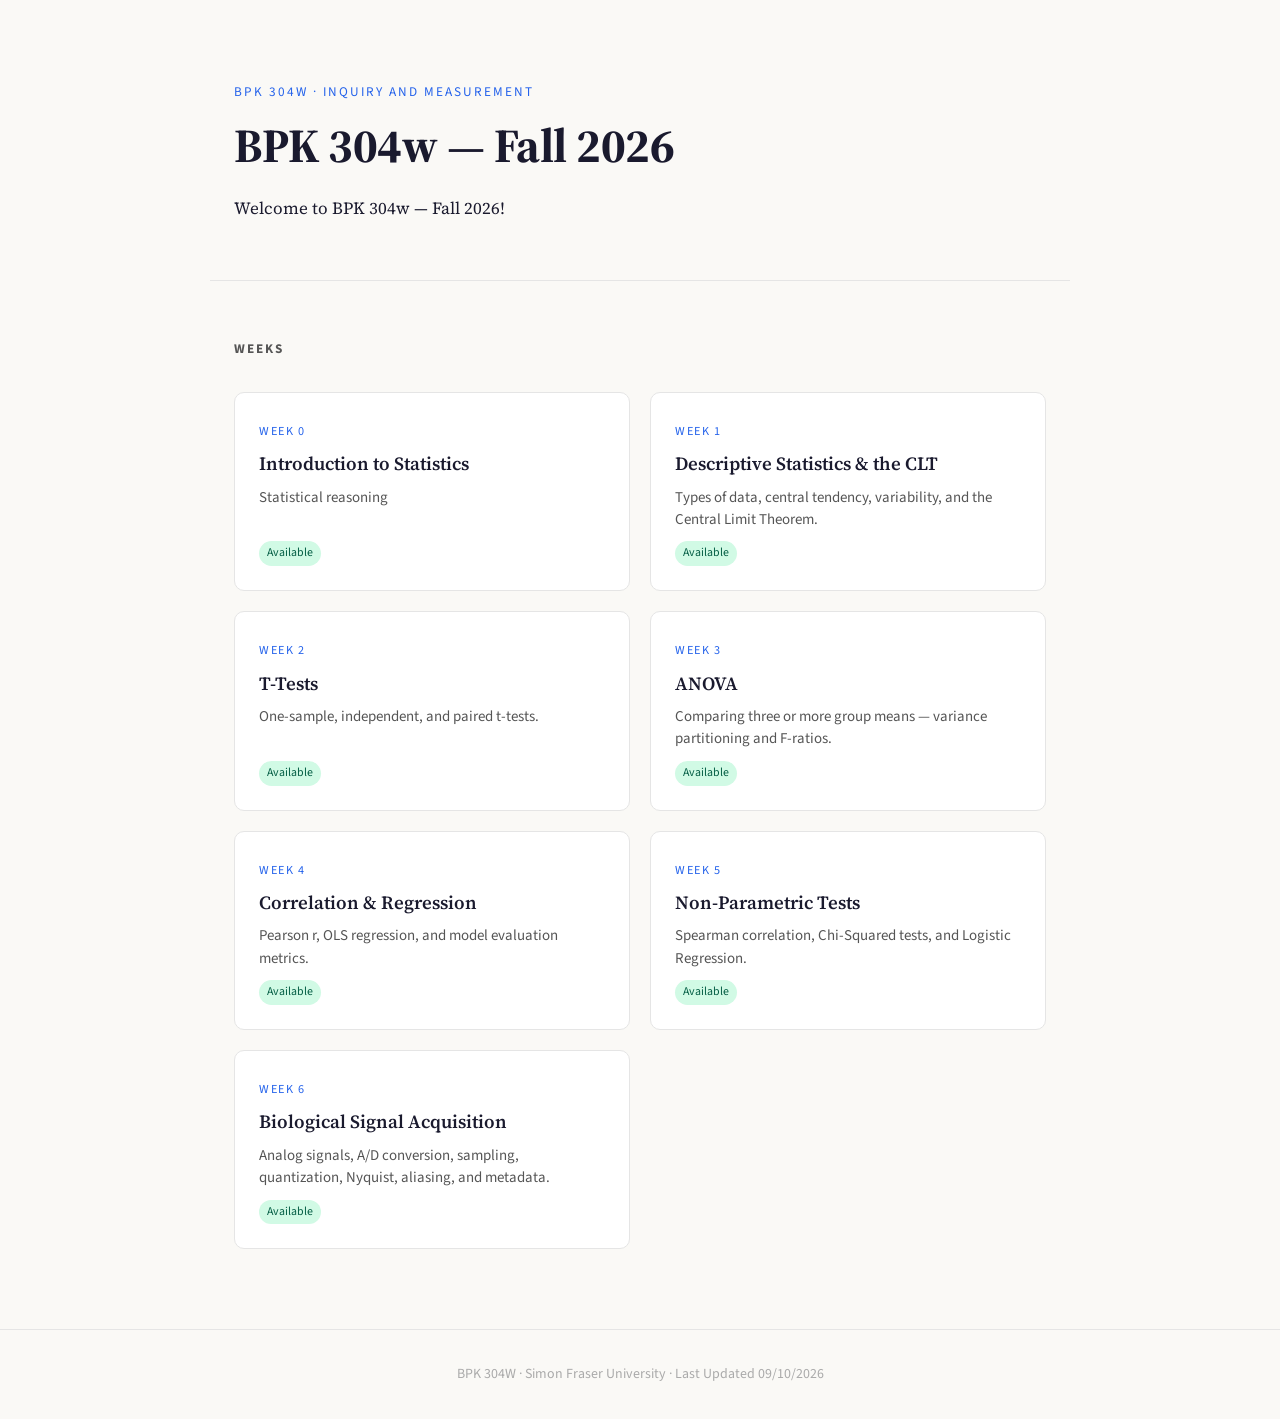
<file: index.html>
<!DOCTYPE html>
<html lang="en">
<head>
<meta charset="UTF-8">
<meta name="viewport" content="width=device-width, initial-scale=1.0">
<title>BPK 304w — Inquiry and Measurement</title>
<link rel="preconnect" href="https://fonts.googleapis.com">
<link href="https://fonts.googleapis.com/css2?family=Source+Serif+4:ital,opsz,wght@0,8..60,300;0,8..60,400;0,8..60,600;0,8..60,700;1,8..60,300;1,8..60,400&family=Source+Sans+3:ital,wght@0,300;0,400;0,600;0,700;1,400&display=swap" rel="stylesheet">
<link rel="stylesheet" href="css/base.css">
<link rel="stylesheet" href="css/home.css">
</head>
<body>

<div class="hero">
  <div class="course-tag">BPK 304w · Inquiry and Measurement</div>
  <h1>BPK 304w — Fall 2026</h1>
  <p>Welcome to BPK 304w — Fall 2026!</p>  
</div>

<div class="chapters">
  <h2>Weeks</h2>
  <div class="grid">

    <a class="card" href="chapters/introduction.html">
      <div class="card-num">Week 0</div>
      <h3>Introduction to Statistics</h3>
      <p>Statistical reasoning</p>
      <span class="badge ready">Available</span>
    </a>

    <a class="card" href="chapters/normal-distribution.html">
      <div class="card-num">Week 1</div>
      <h3>Descriptive Statistics &amp; the CLT</h3>
      <p>Types of data, central tendency, variability, and the Central Limit Theorem.</p>
      <span class="badge ready">Available</span>
    </a>

    <a class="card" href="chapters/t-tests.html">
      <div class="card-num">Week 2</div>
      <h3>T-Tests</h3>
      <p>One-sample, independent, and paired t-tests.</p>
      <span class="badge ready">Available</span>
    </a>

    <a class="card" href="chapters/anova.html">
      <div class="card-num">Week 3</div>
      <h3>ANOVA</h3>
      <p>Comparing three or more group means — variance partitioning and F-ratios.</p>
      <span class="badge ready">Available</span>
    </a>

    <a class="card" href="chapters/correlation_regression.html">
      <div class="card-num">Week 4</div>
      <h3>Correlation &amp; Regression</h3>
      <p>Pearson r, OLS regression, and model evaluation metrics.</p>
      <span class="badge ready">Available</span>
    </a>

    <a class="card" href="chapters/nonparametric.html">
      <div class="card-num">Week 5</div>
      <h3>Non-Parametric Tests</h3>
      <p>Spearman correlation, Chi-Squared tests, and Logistic Regression.</p>
      <span class="badge ready">Available</span>
    </a>

    <a class="card" href="chapters/signal-processing.html">
      <div class="card-num">Week 6</div>
      <h3>Biological Signal Acquisition</h3>
      <p>Analog signals, A/D conversion, sampling, quantization, Nyquist, aliasing, and metadata.</p>
      <span class="badge ready">Available</span>
    </a>
  </div>
</div>

<footer>BPK 304W · Simon Fraser University · Last Updated 09/10/2026</footer>

</body>
</html>
</file>
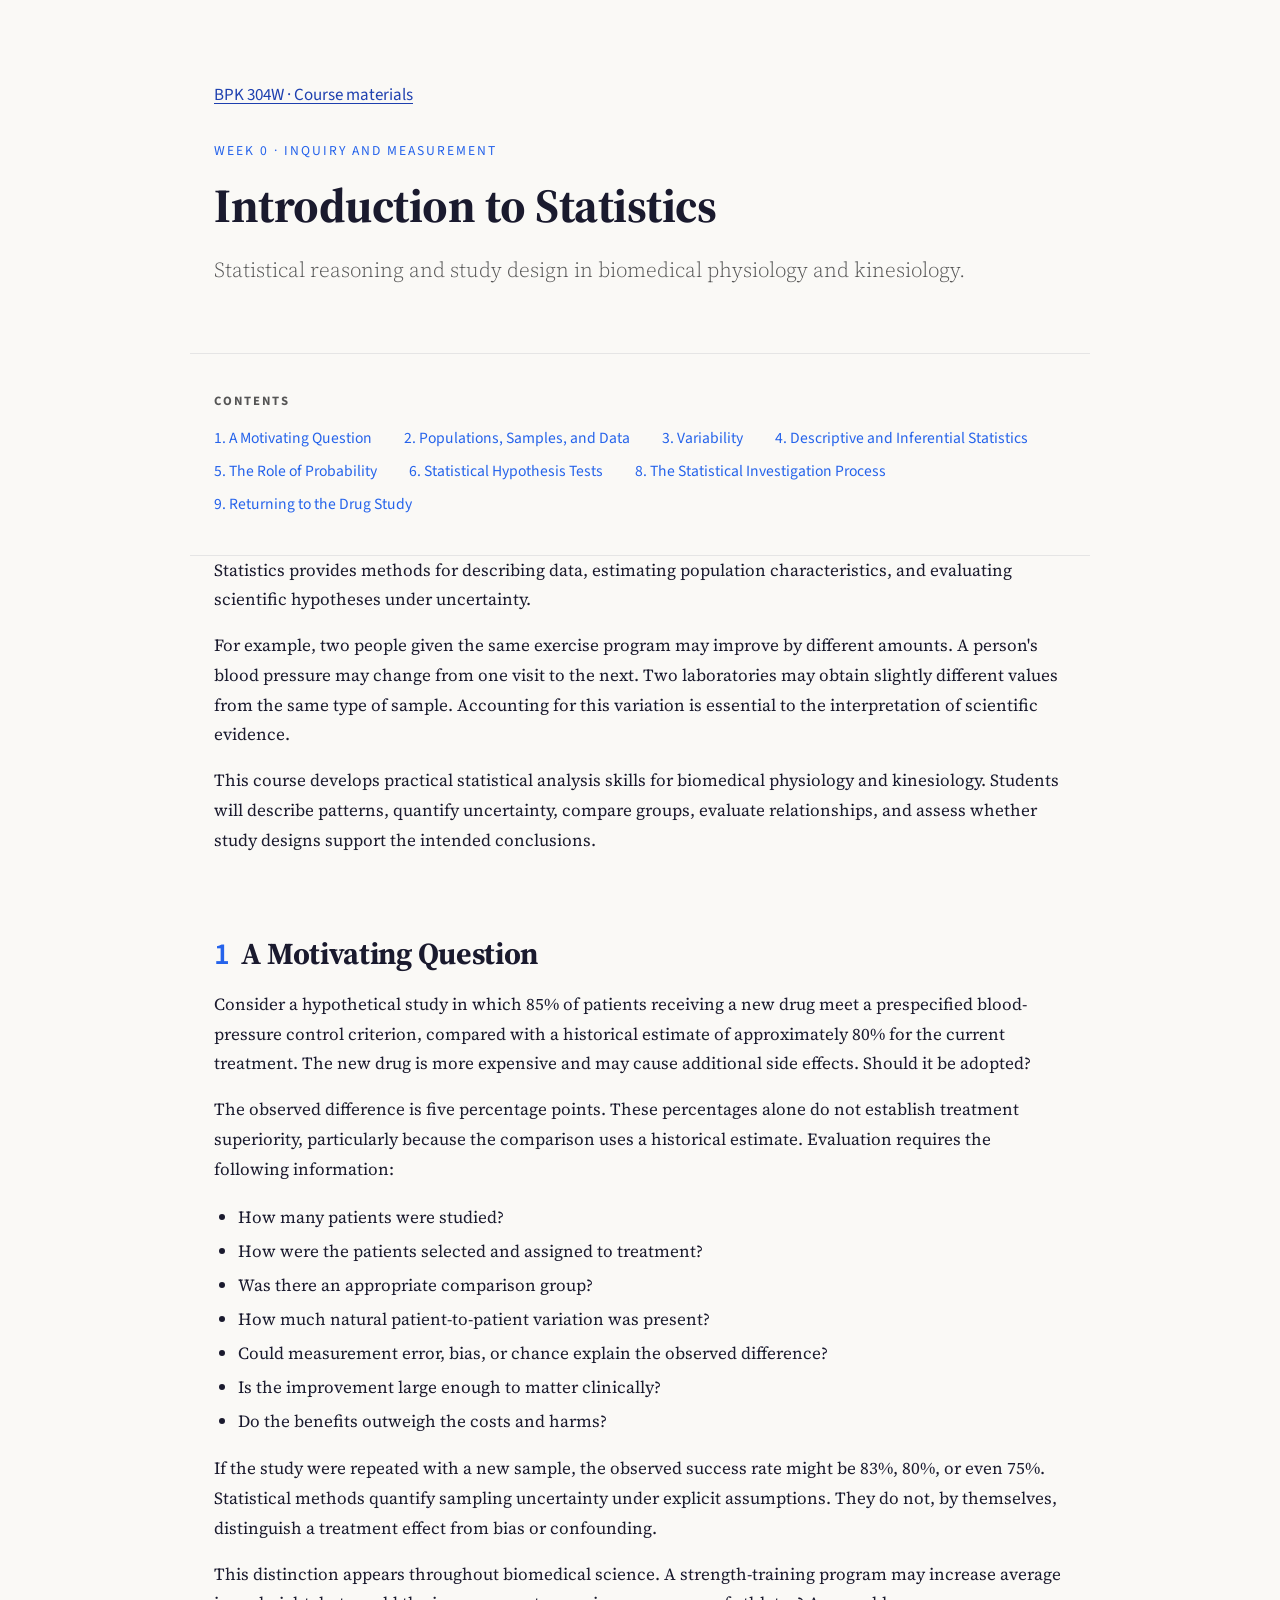
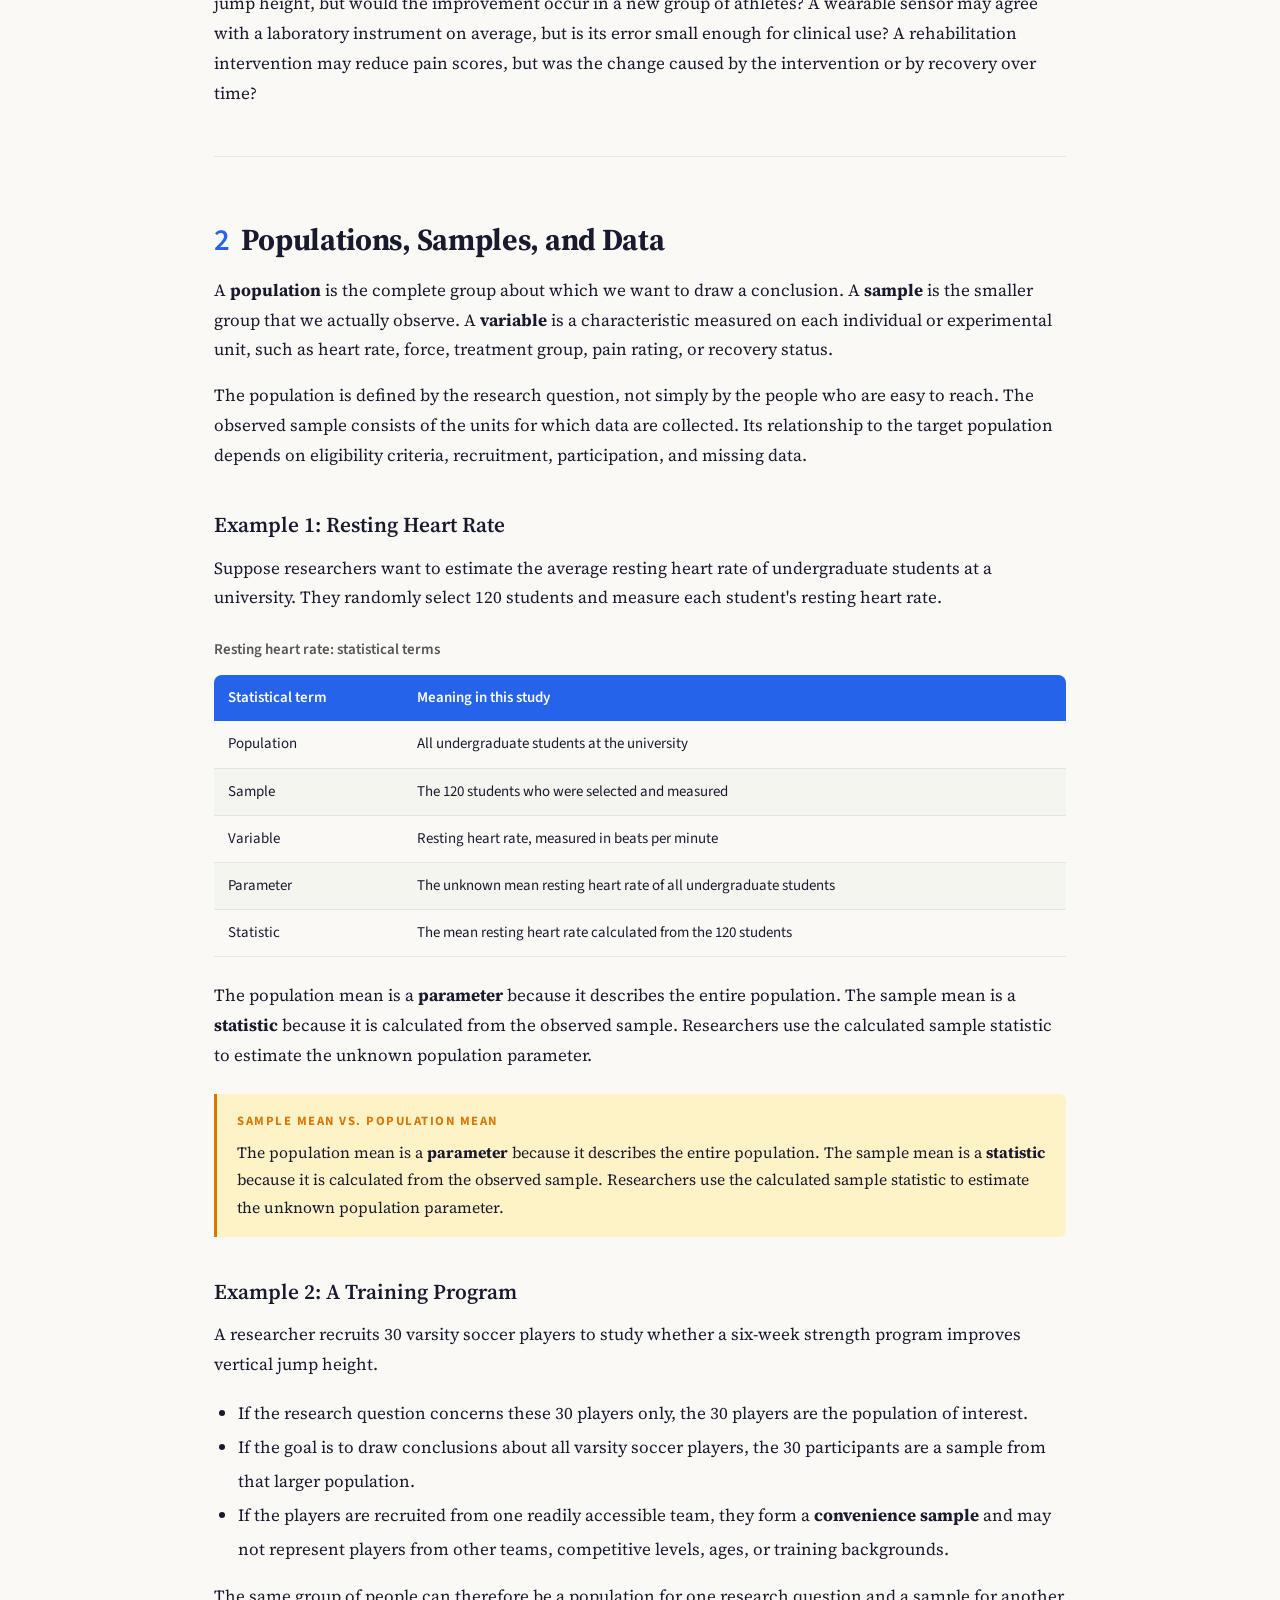
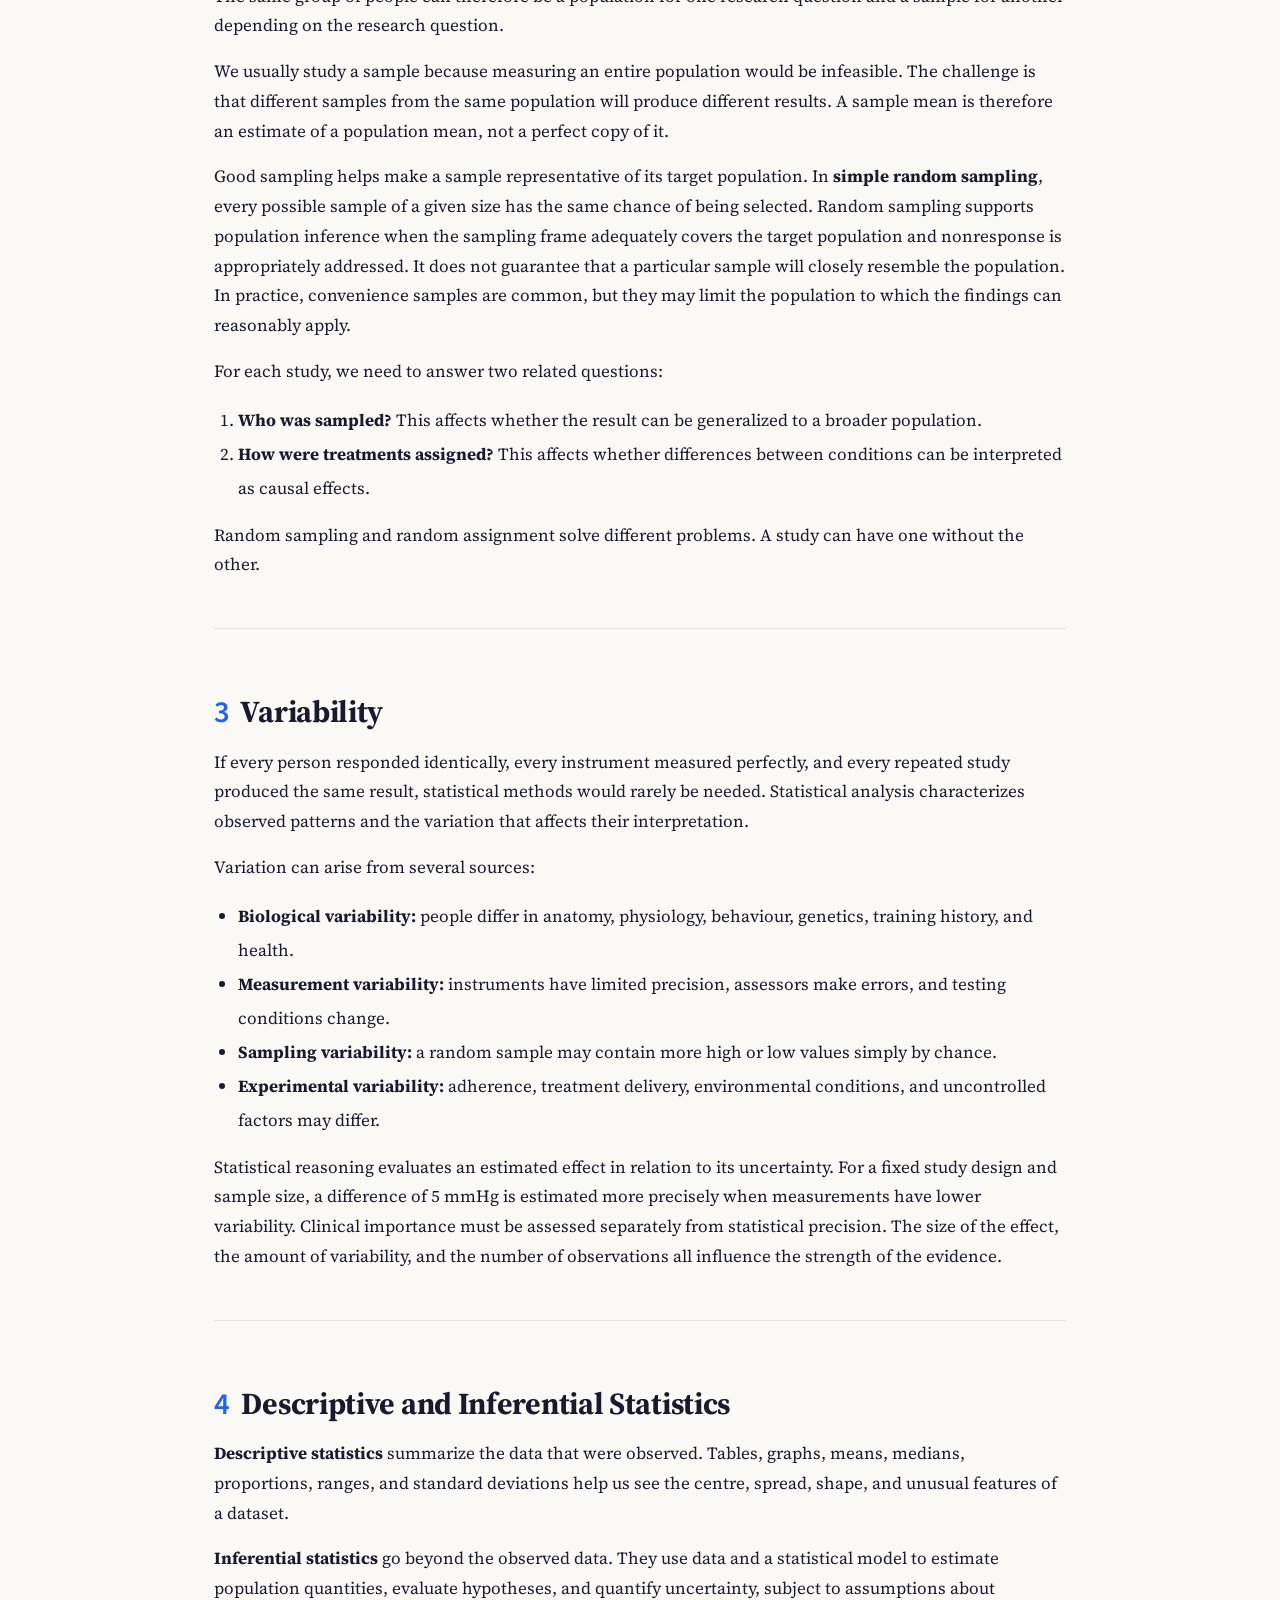
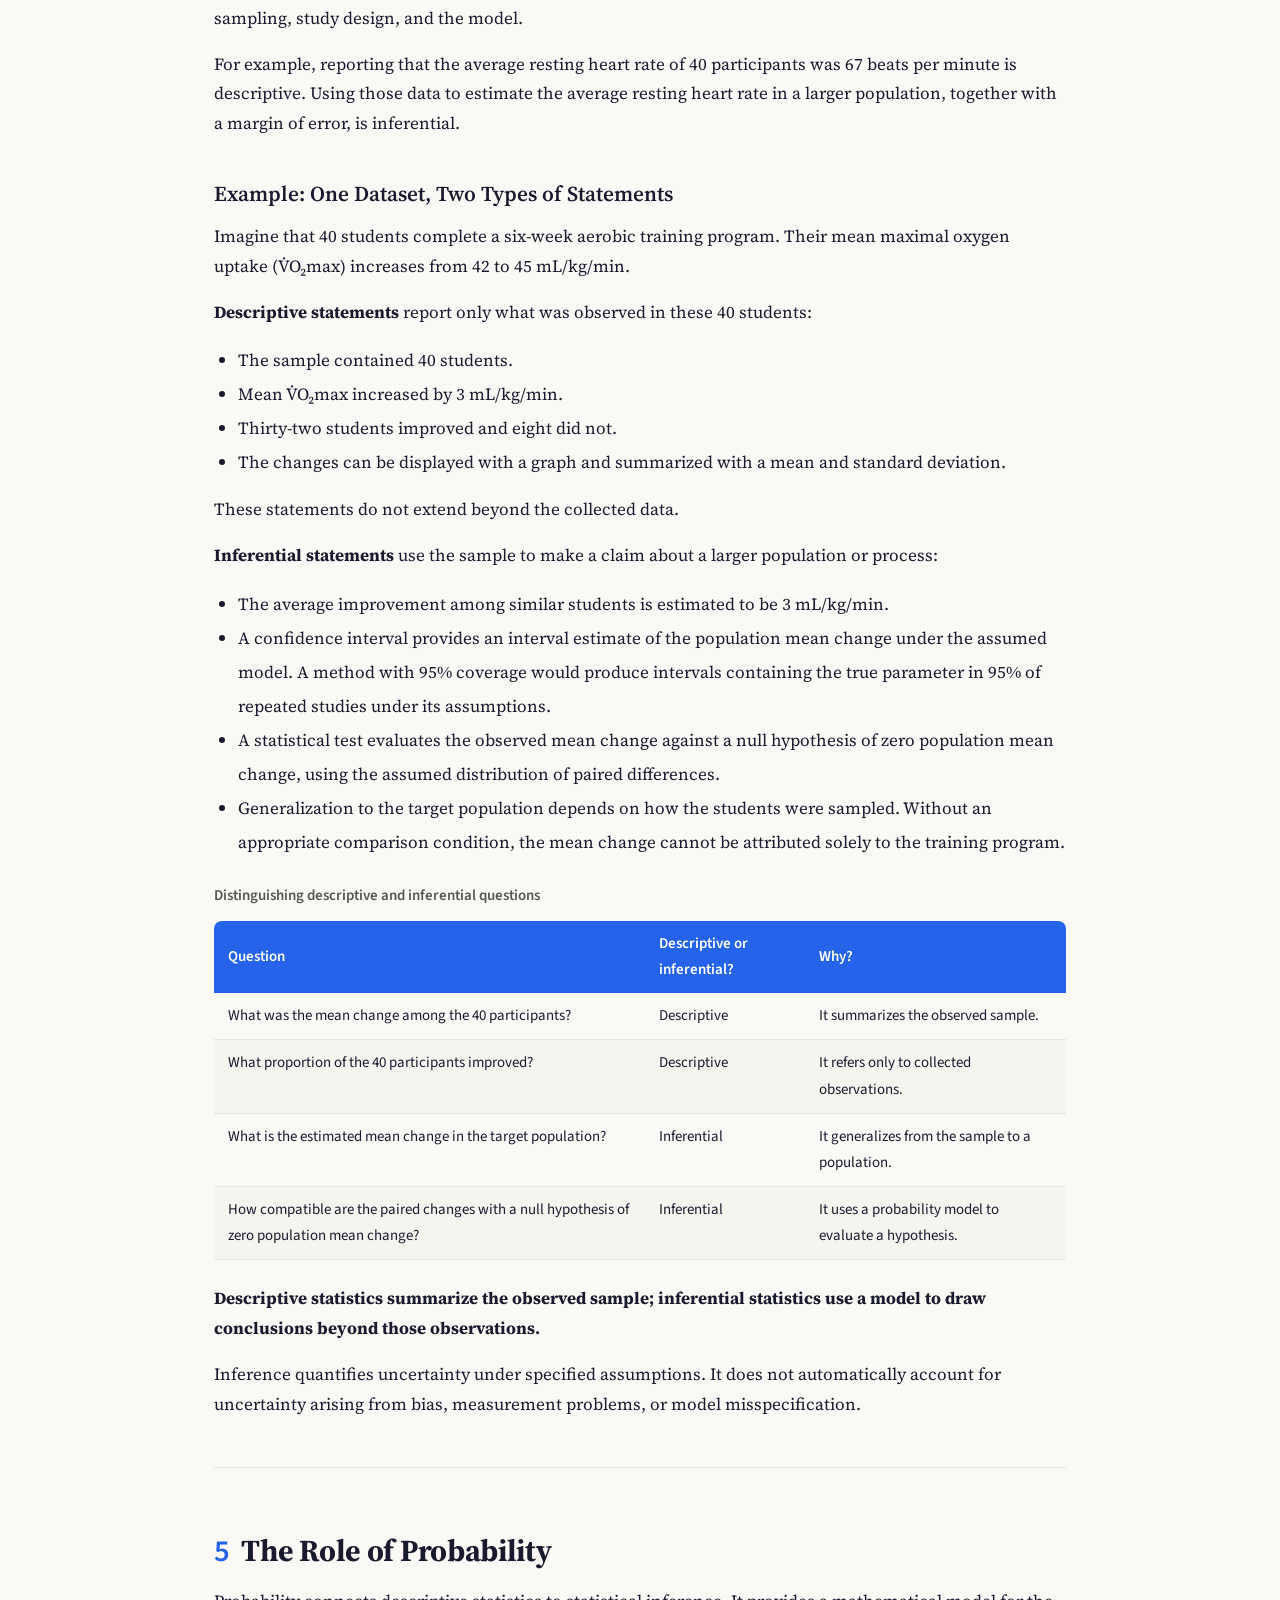
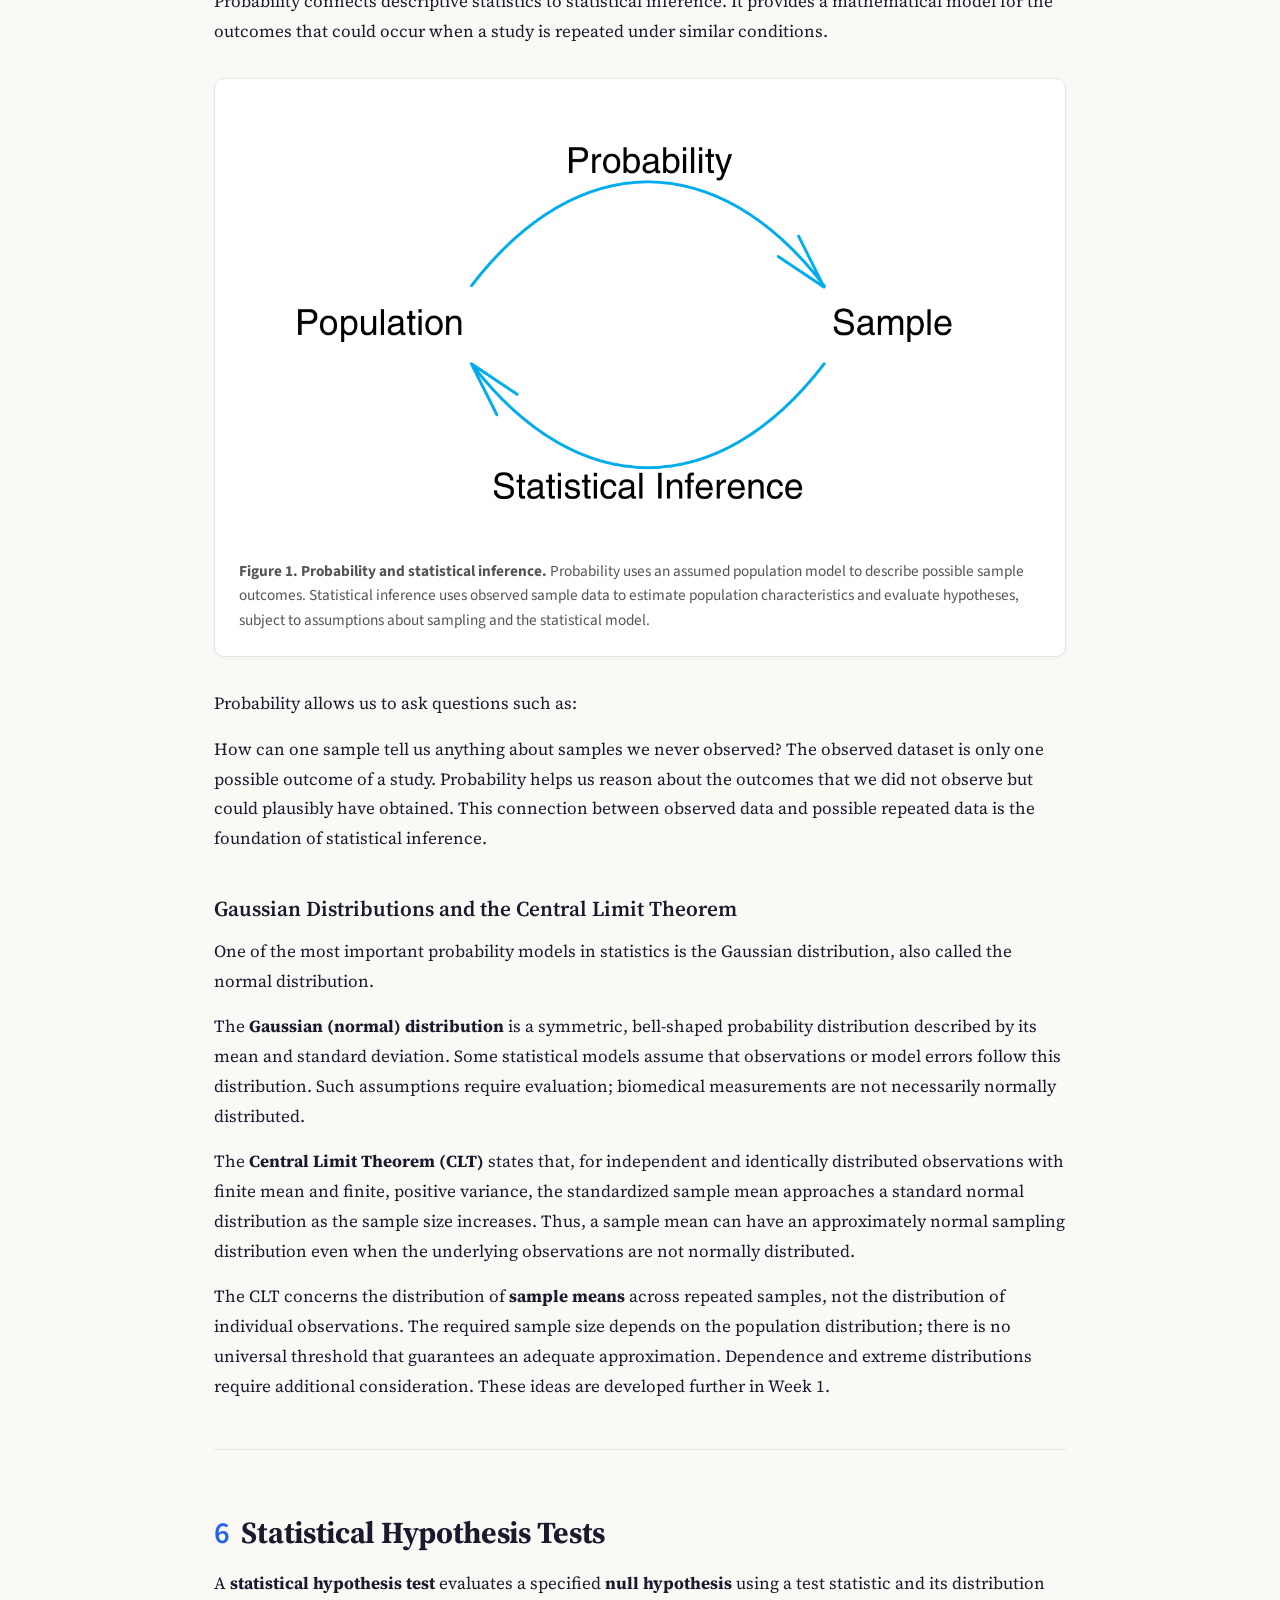
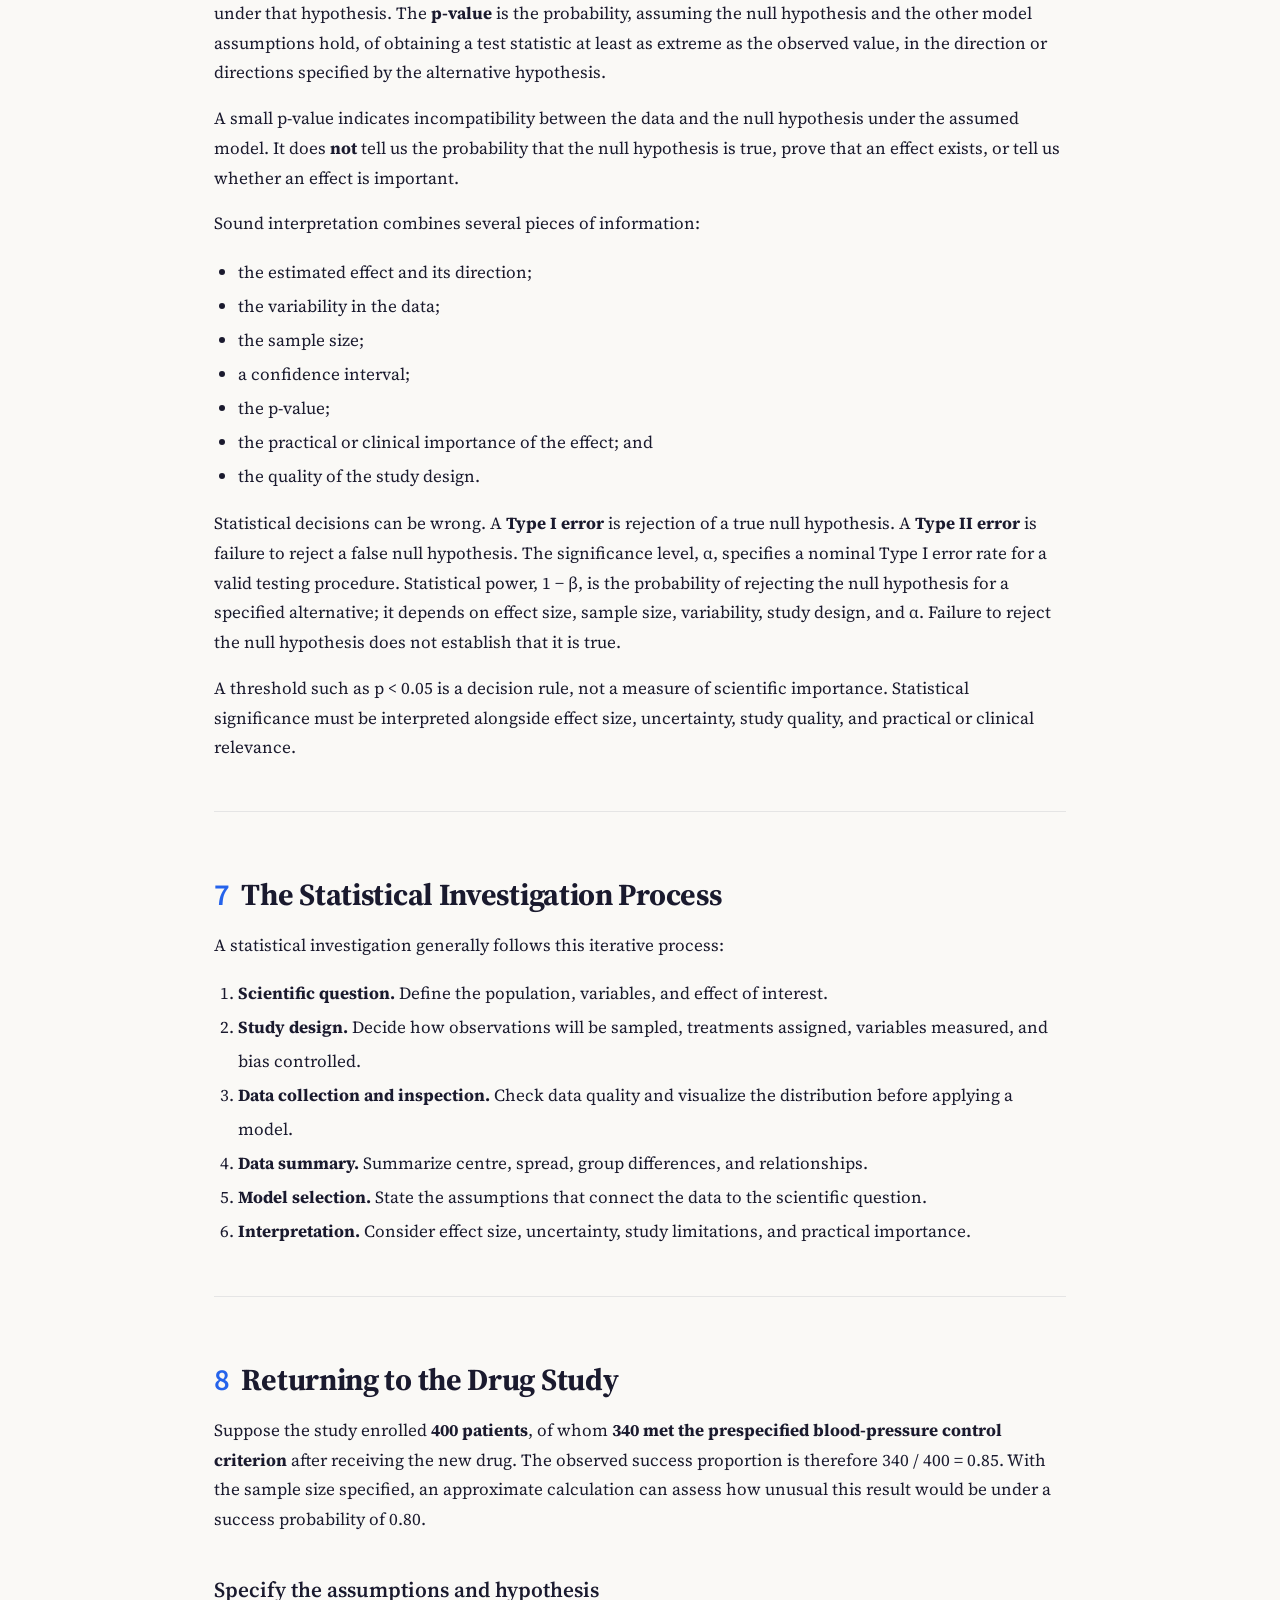
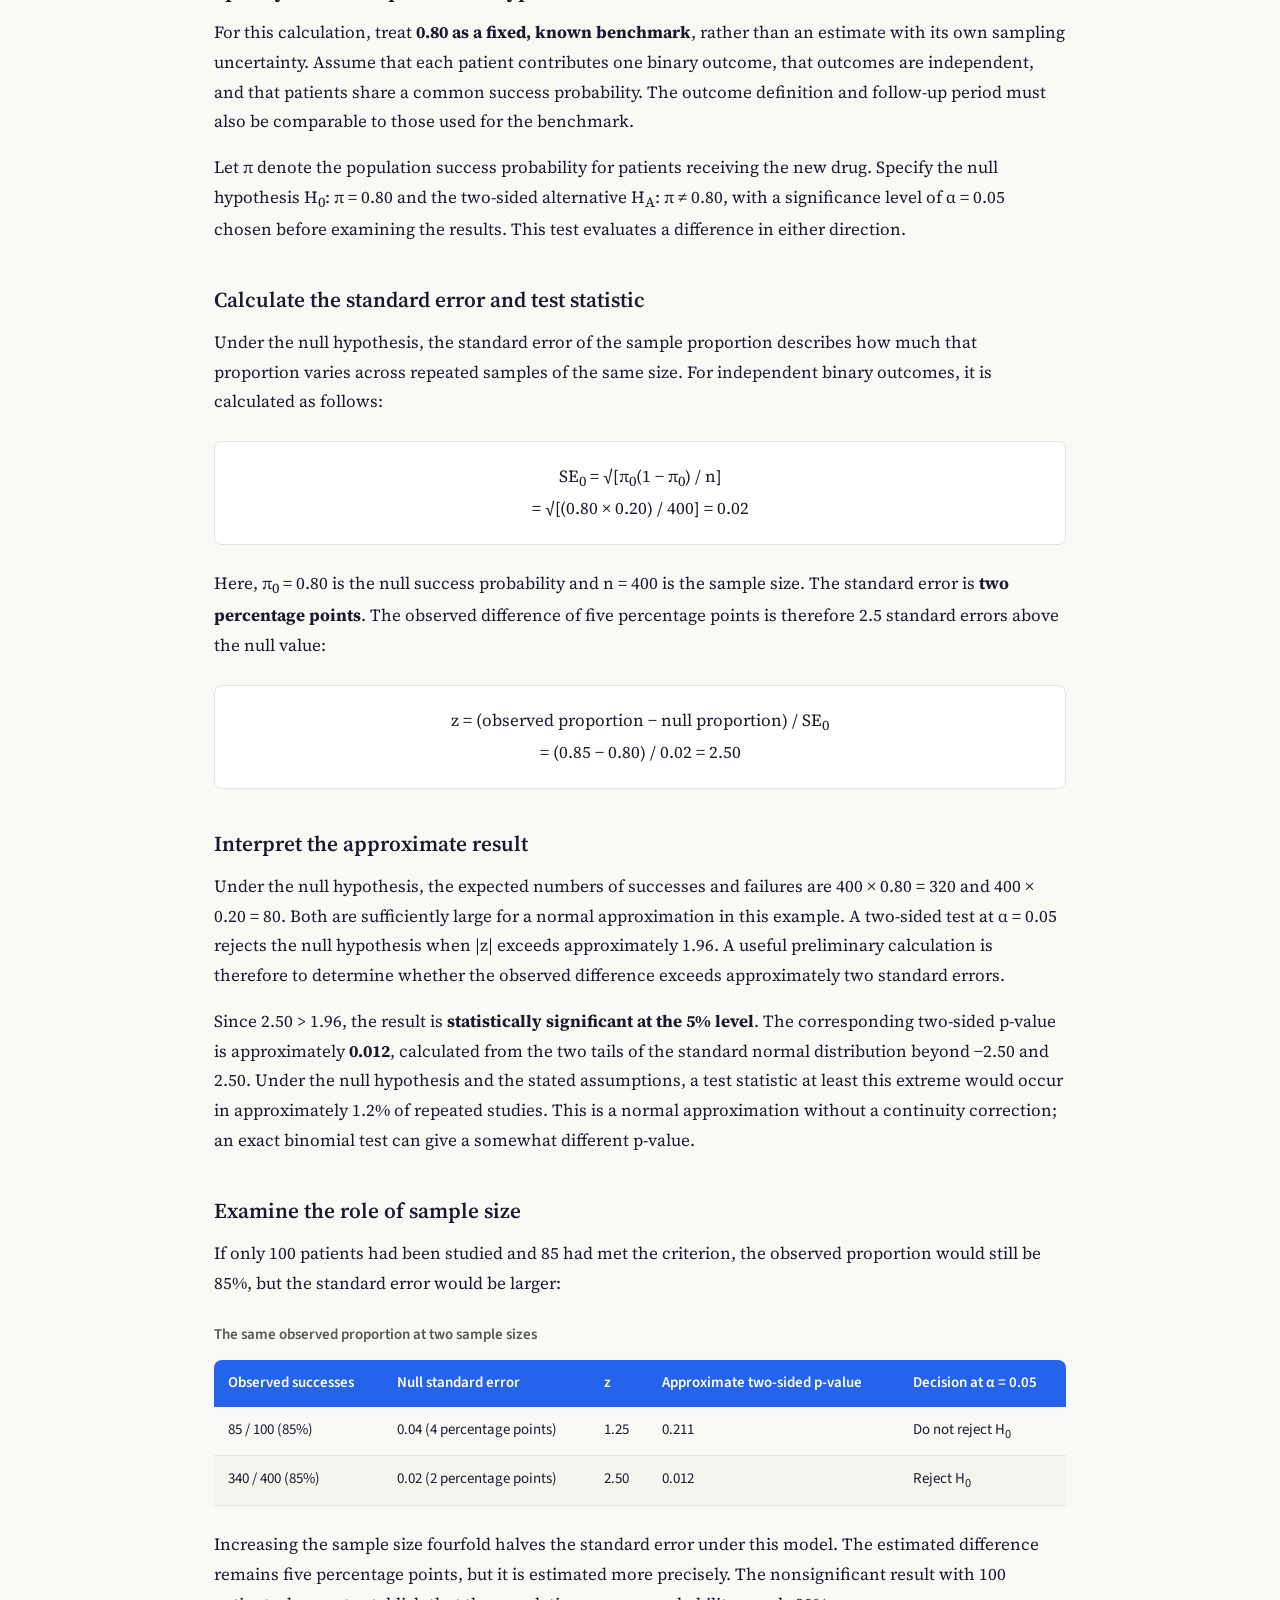
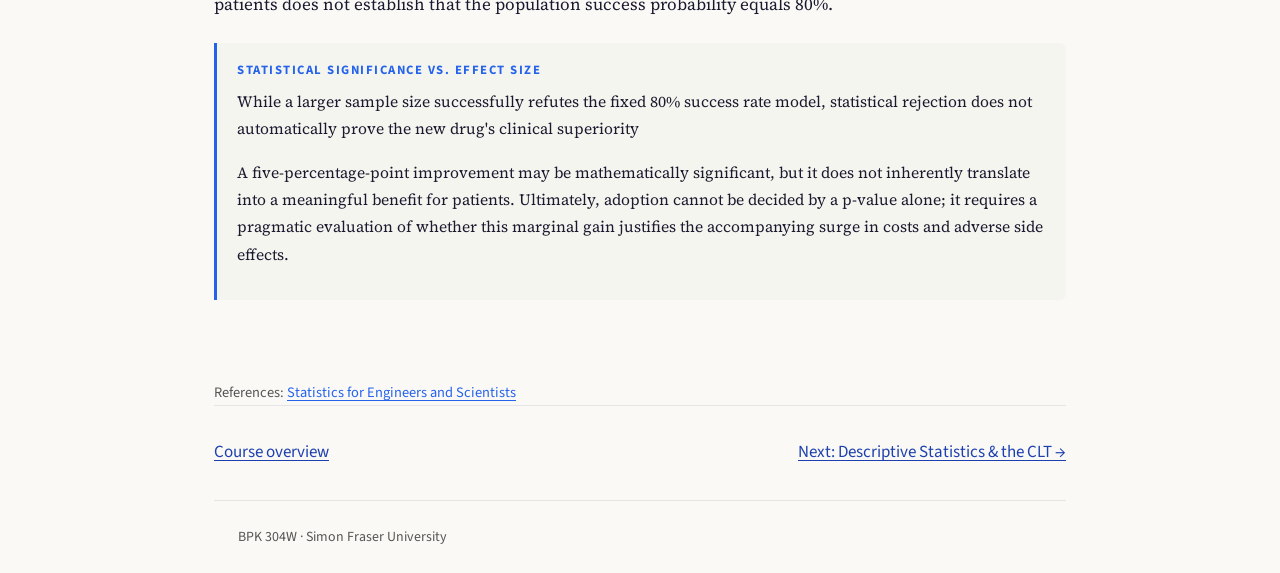
<file: chapters/introduction.html>
<!DOCTYPE html>
<html lang="en">
  <head>
    <!-- Page metadata -->
    <meta charset="UTF-8">
    <meta name="viewport" content="width=device-width, initial-scale=1.0">
    <meta
      name="description"
      content="An introduction to statistical reasoning, sampling, variability, inference, and experimental design in biomedical physiology and kinesiology."
    >

    <title>Introduction to Statistics — BPK 304W</title>

    <!-- Typography -->
    <link rel="preconnect" href="https://fonts.googleapis.com">
    <link rel="preconnect" href="https://fonts.gstatic.com" crossorigin="">
    <link
      href="https://fonts.googleapis.com/css2?family=Source+Serif+4:wght@400;600;700&amp;family=Source+Sans+3:wght@400;600;700&amp;display=swap"
      rel="stylesheet"
    >

    <!-- Shared styles, followed by chapter-specific styles -->
    <link rel="stylesheet" href="../css/base.css">
    <link rel="stylesheet" href="../css/chapter.css">
    <link rel="stylesheet" href="../css/introduction.css">
  </head>

  <body>
    <a class="skip-link" href="#main-content">Skip to chapter content</a>

    <!-- Chapter header -->
    <header class="hero">
      <a class="course-link" href="../index.html">BPK 304W · Course materials</a>

      <div class="byline">Week 0 · Inquiry and Measurement</div>

      <h1>Introduction to Statistics</h1>

      <p class="subtitle">
        Statistical reasoning and study design in biomedical physiology and kinesiology.
      </p>
    </header>

    <!-- Chapter contents -->
    <nav class="toc" aria-label="Chapter contents">
      <h2>Contents</h2>

      <ol>
        <li><a href="#a-motivating-question">1. A Motivating Question</a></li>
        <li><a href="#populations-samples-and-data">2. Populations, Samples, and Data</a></li>
        <li><a href="#variability">3. Variability</a></li>
        <li>
          <a href="#descriptive-and-inferential-statistics">4. Descriptive and Inferential
          Statistics</a>
        </li>
        <li><a href="#probability-a-model-for-chance">5. The Role of Probability</a></li>
        <li><a href="#statistical-hypothesis-tests">6. Statistical Hypothesis Tests</a></li>
        <li>
          <a href="#the-statistical-investigation-process">8. The Statistical Investigation
          Process</a>
        </li>
        <li><a href="#returning-to-the-drug-study">9. Returning to the Drug Study</a></li>
      </ol>
    </nav>

    <!-- Chapter content -->
    <main class="article" id="main-content" tabindex="-1">
      <p>
        Statistics provides methods for describing data, estimating population characteristics, and
        evaluating scientific hypotheses under uncertainty.
      </p>

      <p>
        For example, two people given the same exercise program may improve by different amounts. A
        person's blood pressure may change from one visit to the next. Two laboratories may obtain
        slightly different values from the same type of sample. Accounting for this variation is
        essential to the interpretation of scientific evidence.
      </p>

      <p>
        This course develops practical statistical analysis skills for biomedical physiology and
        kinesiology. Students will describe patterns, quantify uncertainty, compare groups, evaluate
        relationships, and assess whether study designs support the intended conclusions.
      </p>

      <!-- 1 A Motivating Question -->
      <section id="a-motivating-question" aria-labelledby="a-motivating-question-heading">
        <h2 id="a-motivating-question-heading">
          <span class="section-num">1</span> A Motivating Question
        </h2>

        <p>
          Consider a hypothetical study in which 85% of patients receiving a new drug meet a
          prespecified blood-pressure control criterion, compared with a historical estimate of
          approximately 80% for the current treatment. The new drug is more expensive and may cause
          additional side effects. Should it be adopted?
        </p>

        <p>
          The observed difference is five percentage points. These percentages alone do not
          establish treatment superiority, particularly because the comparison uses a historical
          estimate. Evaluation requires the following information:
        </p>

        <ul class="list-spaced">
          <li>How many patients were studied?</li>
          <li>How were the patients selected and assigned to treatment?</li>
          <li>Was there an appropriate comparison group?</li>
          <li>How much natural patient-to-patient variation was present?</li>
          <li>Could measurement error, bias, or chance explain the observed difference?</li>
          <li>Is the improvement large enough to matter clinically?</li>
          <li>Do the benefits outweigh the costs and harms?</li>
        </ul>

        <p>
          If the study were repeated with a new sample, the observed success rate might be 83%, 80%,
          or even 75%. Statistical methods quantify sampling uncertainty under explicit assumptions.
          They do not, by themselves, distinguish a treatment effect from bias or confounding.
        </p>

        <p>
          This distinction appears throughout biomedical science. A strength-training program may
          increase average jump height, but would the improvement occur in a new group of athletes?
          A wearable sensor may agree with a laboratory instrument on average, but is its error
          small enough for clinical use? A rehabilitation intervention may reduce pain scores, but
          was the change caused by the intervention or by recovery over time?
        </p>
      </section>

      <!-- 2 Populations, Samples, and Data -->
      <section
        id="populations-samples-and-data"
        aria-labelledby="populations-samples-and-data-heading"
      >
        <h2 id="populations-samples-and-data-heading">
          <span class="section-num">2</span> Populations, Samples, and Data
        </h2>

        <p>
          A <strong>population</strong> is the complete group about which we want to draw a
          conclusion. A <strong>sample</strong> is the smaller group that we actually observe. A
          <strong>variable</strong> is a characteristic measured on each individual or experimental
          unit, such as heart rate, force, treatment group, pain rating, or recovery status.
        </p>

        <p>
          The population is defined by the research question, not simply by the people who are easy
          to reach. The observed sample consists of the units for which data are collected. Its
          relationship to the target population depends on eligibility criteria, recruitment,
          participation, and missing data.
        </p>

        <h3>Example 1: Resting Heart Rate</h3>

        <p>
          Suppose researchers want to estimate the average resting heart rate of undergraduate
          students at a university. They randomly select 120 students and measure each student's
          resting heart rate.
        </p>

        <div
          class="table-scroll"
          role="region"
          aria-label="Resting heart rate: statistical terms"
          tabindex="0"
        >
          <table class="comparison-table">
            <caption>Resting heart rate: statistical terms</caption>
            <thead>
              <tr>
                <th scope="col">Statistical term</th>
                <th scope="col">Meaning in this study</th>
              </tr>
            </thead>
            <tbody>
              <tr>
                <td>Population</td>
                <td>All undergraduate students at the university</td>
              </tr>
              <tr>
                <td>Sample</td>
                <td>The 120 students who were selected and measured</td>
              </tr>
              <tr>
                <td>Variable</td>
                <td>Resting heart rate, measured in beats per minute</td>
              </tr>
              <tr>
                <td>Parameter</td>
                <td>The unknown mean resting heart rate of all undergraduate students</td>
              </tr>
              <tr>
                <td>Statistic</td>
                <td>The mean resting heart rate calculated from the 120 students</td>
              </tr>
            </tbody>
          </table>
        </div>

        <p>
          The population mean is a <strong>parameter</strong> because it describes the entire
          population. The sample mean is a <strong>statistic</strong> because it is calculated from
          the observed sample. Researchers use the calculated sample statistic to estimate the
          unknown population parameter.
        </p>

        <div class="callout warning">
          <div class="callout-label">Sample mean vs. population mean</div>
          The population mean is a

          <strong>parameter</strong>
          because it describes the entire population. The sample mean is a

          <strong>statistic</strong>
          because it is calculated from the observed sample. Researchers use the calculated sample
          statistic to estimate the unknown population parameter.
        </div>

        <h3>Example 2: A Training Program</h3>

        <p>
          A researcher recruits 30 varsity soccer players to study whether a six-week strength
          program improves vertical jump height.
        </p>

        <ul class="list-spaced">
          <li>
            If the research question concerns these 30 players only, the 30 players are the
            population of interest.
          </li>
          <li>
            If the goal is to draw conclusions about all varsity soccer players, the 30 participants
            are a sample from that larger population.
          </li>
          <li>
            If the players are recruited from one readily accessible team, they form a
            <strong>convenience sample</strong> and may not represent players from other teams,
            competitive levels, ages, or training backgrounds.
          </li>
        </ul>

        <p>
          The same group of people can therefore be a population for one research question and a
          sample for another depending on the research question.
        </p>

        <p>
          We usually study a sample because measuring an entire population would be infeasible. The
          challenge is that different samples from the same population will produce different
          results. A sample mean is therefore an estimate of a population mean, not a perfect copy
          of it.
        </p>

        <p>
          Good sampling helps make a sample representative of its target population. In
          <strong>simple random sampling</strong>, every possible sample of a given size has the
          same chance of being selected. Random sampling supports population inference when the
          sampling frame adequately covers the target population and nonresponse is appropriately
          addressed. It does not guarantee that a particular sample will closely resemble the
          population. In practice, convenience samples are common, but they may limit the population
          to which the findings can reasonably apply.
        </p>

        <p>For each study, we need to answer two related questions:</p>

        <ol class="list-spaced">
          <li>
            <strong>Who was sampled?</strong> This affects whether the result can be generalized to
            a broader population.
          </li>
          <li>
            <strong>How were treatments assigned?</strong> This affects whether differences between
            conditions can be interpreted as causal effects.
          </li>
        </ol>

        <p>
          Random sampling and random assignment solve different problems. A study can have one
          without the other.
        </p>
      </section>

      <!-- 3 Variability -->
      <section id="variability" aria-labelledby="variability-heading">
        <h2 id="variability-heading"><span class="section-num">3</span> Variability</h2>

        <p>
          If every person responded identically, every instrument measured perfectly, and every
          repeated study produced the same result, statistical methods would rarely be needed.
          Statistical analysis characterizes observed patterns and the variation that affects their
          interpretation.
        </p>

        <p>Variation can arise from several sources:</p>

        <ul class="list-spaced">
          <li>
            <strong>Biological variability:</strong> people differ in anatomy, physiology,
            behaviour, genetics, training history, and health.
          </li>
          <li>
            <strong>Measurement variability:</strong> instruments have limited precision, assessors
            make errors, and testing conditions change.
          </li>
          <li>
            <strong>Sampling variability:</strong> a random sample may contain more high or low
            values simply by chance.
          </li>
          <li>
            <strong>Experimental variability:</strong> adherence, treatment delivery, environmental
            conditions, and uncontrolled factors may differ.
          </li>
        </ul>

        <p>
          Statistical reasoning evaluates an estimated effect in relation to its uncertainty. For a
          fixed study design and sample size, a difference of 5 mmHg is estimated more precisely
          when measurements have lower variability. Clinical importance must be assessed separately
          from statistical precision. The size of the effect, the amount of variability, and the
          number of observations all influence the strength of the evidence.
        </p>
      </section>

      <!-- 4 Descriptive and Inferential Statistics -->
      <section
        id="descriptive-and-inferential-statistics"
        aria-labelledby="descriptive-and-inferential-statistics-heading"
      >
        <h2 id="descriptive-and-inferential-statistics-heading">
          <span class="section-num">4</span> Descriptive and Inferential Statistics
        </h2>

        <p>
          <strong>Descriptive statistics</strong> summarize the data that were observed. Tables,
          graphs, means, medians, proportions, ranges, and standard deviations help us see the
          centre, spread, shape, and unusual features of a dataset.
        </p>

        <p>
          <strong>Inferential statistics</strong> go beyond the observed data. They use data and a
          statistical model to estimate population quantities, evaluate hypotheses, and quantify
          uncertainty, subject to assumptions about sampling, study design, and the model.
        </p>

        <p>
          For example, reporting that the average resting heart rate of 40 participants was 67 beats
          per minute is descriptive. Using those data to estimate the average resting heart rate in
          a larger population, together with a margin of error, is inferential.
        </p>

        <h3>Example: One Dataset, Two Types of Statements</h3>

        <p>
          Imagine that 40 students complete a six-week aerobic training program. Their mean maximal
          oxygen uptake (V̇O₂max) increases from 42 to 45 mL/kg/min.
        </p>

        <p>
          <strong>Descriptive statements</strong> report only what was observed in these 40
          students:
        </p>

        <ul class="list-spaced">
          <li>The sample contained 40 students.</li>
          <li>Mean V̇O₂max increased by 3 mL/kg/min.</li>
          <li>Thirty-two students improved and eight did not.</li>
          <li>
            The changes can be displayed with a graph and summarized with a mean and standard
            deviation.
          </li>
        </ul>

        <p>These statements do not extend beyond the collected data.</p>

        <p>
          <strong>Inferential statements</strong> use the sample to make a claim about a larger
          population or process:
        </p>

        <ul class="list-spaced">
          <li>The average improvement among similar students is estimated to be 3 mL/kg/min.</li>
          <li>
            A confidence interval provides an interval estimate of the population mean change under
            the assumed model. A method with 95% coverage would produce intervals containing the
            true parameter in 95% of repeated studies under its assumptions.
          </li>
          <li>
            A statistical test evaluates the observed mean change against a null hypothesis of zero
            population mean change, using the assumed distribution of paired differences.
          </li>
          <li>
            Generalization to the target population depends on how the students were sampled.
            Without an appropriate comparison condition, the mean change cannot be attributed solely
            to the training program.
          </li>
        </ul>

        <div
          class="table-scroll"
          role="region"
          aria-label="Distinguishing descriptive and inferential questions"
          tabindex="0"
        >
          <table class="comparison-table">
            <caption>Distinguishing descriptive and inferential questions</caption>
            <thead>
              <tr>
                <th scope="col">Question</th>
                <th scope="col">Descriptive or inferential?</th>
                <th scope="col">Why?</th>
              </tr>
            </thead>
            <tbody>
              <tr>
                <td>What was the mean change among the 40 participants?</td>
                <td>Descriptive</td>
                <td>It summarizes the observed sample.</td>
              </tr>
              <tr>
                <td>What proportion of the 40 participants improved?</td>
                <td>Descriptive</td>
                <td>It refers only to collected observations.</td>
              </tr>
              <tr>
                <td>What is the estimated mean change in the target population?</td>
                <td>Inferential</td>
                <td>It generalizes from the sample to a population.</td>
              </tr>
              <tr>
                <td>
                  How compatible are the paired changes with a null hypothesis of zero population
                  mean change?
                </td>
                <td>Inferential</td>
                <td>It uses a probability model to evaluate a hypothesis.</td>
              </tr>
            </tbody>
          </table>
        </div>

        <p>
          <strong>Descriptive statistics summarize the observed sample; inferential statistics use a
          model to draw conclusions beyond those observations.</strong>
        </p>

        <p>
          Inference quantifies uncertainty under specified assumptions. It does not automatically
          account for uncertainty arising from bias, measurement problems, or model
          misspecification.
        </p>
      </section>

      <!-- 5 Probability: A Model for Chance -->
      <section
        id="probability-a-model-for-chance"
        aria-labelledby="probability-a-model-for-chance-heading"
      >
        <h2 id="probability-a-model-for-chance-heading">
          <span class="section-num">5</span> The Role of Probability
        </h2>

        <p>
          Probability connects descriptive statistics to statistical inference. It provides a
          mathematical model for the outcomes that could occur when a study is repeated under
          similar conditions.
        </p>

        <figure class="figure-container">
          <img
            src="../assets/images/week0/relationship_between_prob_and_stats.png"
            alt="Probability proceeds from population to sample; statistical inference proceeds from sample to population."
            width="1300"
            height="712"
            loading="lazy"
            decoding="async"
          >
          <figcaption>
            <strong>Figure 1. Probability and statistical inference.</strong>
            Probability uses an assumed population model to describe possible sample outcomes.
            Statistical inference uses observed sample data to estimate population characteristics
            and evaluate hypotheses, subject to assumptions about sampling and the statistical model.
          </figcaption>
        </figure>

        <p>Probability allows us to ask questions such as:</p>

        <p>
          How can one sample tell us anything about samples we never observed? The observed dataset is only one possible outcome of a study. Probability helps us reason
          about the outcomes that we did not observe but could plausibly have obtained. This connection between observed data and possible repeated data is the foundation of statistical inference.
        </p>

        <h3>Gaussian Distributions and the Central Limit Theorem</h3>
        <p>One of the most important probability models in statistics is the Gaussian distribution, also called the normal distribution.</p>
        <p>
          The <strong>Gaussian (normal) distribution</strong> is a symmetric, bell-shaped
          probability distribution described by its mean and standard deviation. Some statistical
          models assume that observations or model errors follow this distribution. Such assumptions
          require evaluation; biomedical measurements are not necessarily normally distributed.
        </p>

        <p>
          The <strong>Central Limit Theorem (CLT)</strong> states that, for independent and
          identically distributed observations with finite mean and finite, positive variance, the
          standardized sample mean approaches a standard normal distribution as the sample size
          increases. Thus, a sample mean can have an approximately normal sampling distribution even
          when the underlying observations are not normally distributed.
        </p>

        <p>
          The CLT concerns the distribution of <strong>sample means</strong> across repeated samples, not the
          distribution of individual observations. The required sample size depends on the
          population distribution; there is no universal threshold that guarantees an adequate
          approximation. Dependence and extreme distributions require additional consideration.
          These ideas are developed further in Week 1.
        </p>
      </section>

      <!-- 6 Statistical Hypothesis Tests -->
      <section
        id="statistical-hypothesis-tests"
        aria-labelledby="statistical-hypothesis-tests-heading"
      >
        <h2 id="statistical-hypothesis-tests-heading">
          <span class="section-num">6</span> Statistical Hypothesis Tests
        </h2>

        <p>
          A <strong>statistical hypothesis test</strong> evaluates a specified <strong>null
          hypothesis</strong> using a test statistic and its distribution under that hypothesis. The
          <strong>p-value</strong> is the probability, assuming the null hypothesis and the other
          model assumptions hold, of obtaining a test statistic at least as extreme as the observed
          value, in the direction or directions specified by the alternative hypothesis.
        </p>

        <p>
          A small p-value indicates incompatibility between the data and the null hypothesis under
          the assumed model. It does <strong>not</strong> tell us the probability that the null
          hypothesis is true, prove that an effect exists, or tell us whether an effect is
          important.
        </p>

        <p>Sound interpretation combines several pieces of information:</p>

        <ul class="list-spaced">
          <li>the estimated effect and its direction;</li>
          <li>the variability in the data;</li>
          <li>the sample size;</li>
          <li>a confidence interval;</li>
          <li>the p-value;</li>
          <li>the practical or clinical importance of the effect; and</li>
          <li>the quality of the study design.</li>
        </ul>

        <p>
          Statistical decisions can be wrong. A <strong>Type I error</strong> is rejection of a true
          null hypothesis. A <strong>Type II error</strong> is failure to reject a false null
          hypothesis. The significance level, α, specifies a nominal Type I error rate for a valid
          testing procedure. Statistical power, 1 − β, is the probability of rejecting the null
          hypothesis for a specified alternative; it depends on effect size, sample size,
          variability, study design, and α. Failure to reject the null hypothesis does not establish
          that it is true.
        </p>

        <p>
          A threshold such as p &lt; 0.05 is a decision rule, not a measure of scientific
          importance. Statistical significance must be interpreted alongside effect size,
          uncertainty, study quality, and practical or clinical relevance.
        </p>
      </section>

      <!-- 7 The Statistical Investigation Process -->
      <section
        id="the-statistical-investigation-process"
        aria-labelledby="the-statistical-investigation-process-heading"
      >
        <h2 id="the-statistical-investigation-process-heading">
          <span class="section-num">7</span> The Statistical Investigation Process
        </h2>

        <p>A statistical investigation generally follows this iterative process:</p>

        <ol class="list-spaced">
          <li>
            <strong>Scientific question.</strong> Define the population, variables,
            and effect of interest.
          </li>
          <li>
            <strong>Study design.</strong> Decide how observations will be sampled, treatments
            assigned, variables measured, and bias controlled.
          </li>
          <li>
            <strong>Data collection and inspection.</strong> Check data quality and visualize the
            distribution before applying a model.
          </li>
          <li>
            <strong>Data summary.</strong> Summarize centre, spread, group
            differences, and relationships.
          </li>
          <li>
            <strong>Model selection.</strong> State the assumptions that connect the data
            to the scientific question.
          </li>
          <li>
            <strong>Interpretation.</strong> Consider effect size, uncertainty, study
            limitations, and practical importance.
          </li>
        </ol>
      </section>

      <!-- 8 Returning to the Drug Study -->
      <section
        id="returning-to-the-drug-study"
        aria-labelledby="returning-to-the-drug-study-heading"
      >
        <h2 id="returning-to-the-drug-study-heading">
          <span class="section-num">8</span> Returning to the Drug Study
        </h2>

        <p>
          Suppose the study enrolled <strong>400 patients</strong>, of whom <strong>340 met the
          prespecified blood-pressure control criterion</strong> after receiving the new drug.
          The observed success proportion is therefore 340 / 400 = 0.85. With the sample size
          specified, an approximate calculation can assess how unusual this result would be
          under a success probability of 0.80.
        </p>

        <h3>Specify the assumptions and hypothesis</h3>

        <p>
          For this calculation, treat <strong>0.80 as a fixed, known benchmark</strong>, rather
          than an estimate with its own sampling uncertainty. Assume that each patient contributes
          one binary outcome, that outcomes are independent, and that patients share a common
          success probability. The outcome definition and follow-up period must also be comparable
          to those used for the benchmark.
        </p>

        <p>
          Let π denote the population success probability for patients receiving the new drug.
          Specify the null hypothesis H<sub>0</sub>: π = 0.80 and the two-sided alternative
          H<sub>A</sub>: π ≠ 0.80, with a significance level of α = 0.05 chosen before examining
          the results. This test evaluates a difference in either direction.
        </p>

        <h3>Calculate the standard error and test statistic</h3>

        <p>
          Under the null hypothesis, the standard error of the sample proportion describes how
          much that proportion varies across repeated samples of the same size. For independent
          binary outcomes, it is calculated as follows:
        </p>

        <div class="math-block" aria-label="Standard error under the null hypothesis">
          SE<sub>0</sub> = √[π<sub>0</sub>(1 − π<sub>0</sub>) / n]<br>
          = √[(0.80 × 0.20) / 400] = 0.02
        </div>

        <p>
          Here, π<sub>0</sub> = 0.80 is the null success probability and n = 400 is the sample
          size. The standard error is <strong>two percentage points</strong>. The observed
          difference of five percentage points is therefore 2.5 standard errors above the null
          value:
        </p>

        <div class="math-block" aria-label="Standardized difference from the benchmark">
          z = (observed proportion − null proportion) / SE<sub>0</sub><br>
          = (0.85 − 0.80) / 0.02 = 2.50
        </div>

        <h3>Interpret the approximate result</h3>

        <p>
          Under the null hypothesis, the expected numbers of successes and failures are
          400 × 0.80 = 320 and 400 × 0.20 = 80. Both are sufficiently large for a normal
          approximation in this example. A two-sided test at α = 0.05 rejects the null hypothesis
          when |z| exceeds approximately 1.96. A useful preliminary calculation is therefore to
          determine whether the observed difference exceeds approximately two standard errors.
        </p>

        <p>
          Since 2.50 &gt; 1.96, the result is <strong>statistically significant at the 5% level</strong>.
          The corresponding two-sided p-value is approximately <strong>0.012</strong>, calculated
          from the two tails of the standard normal distribution beyond −2.50 and 2.50. Under
          the null hypothesis and the stated assumptions, a test statistic at least this extreme
          would occur in approximately 1.2% of repeated studies. This is a normal approximation
          without a continuity correction; an exact binomial test can give a somewhat different
          p-value.
        </p>

        <h3>Examine the role of sample size</h3>

        <p>
          If only 100 patients had been studied and 85 had met the criterion, the observed
          proportion would still be 85%, but the standard error would be larger:
        </p>

        <div
          class="table-scroll"
          role="region"
          aria-label="Sample size and approximate statistical significance"
          tabindex="0"
        >
          <table class="comparison-table">
            <caption>The same observed proportion at two sample sizes</caption>
            <thead>
              <tr>
                <th scope="col">Observed successes</th>
                <th scope="col">Null standard error</th>
                <th scope="col">z</th>
                <th scope="col">Approximate two-sided p-value</th>
                <th scope="col">Decision at α = 0.05</th>
              </tr>
            </thead>
            <tbody>
              <tr>
                <td>85 / 100 (85%)</td>
                <td>0.04 (4 percentage points)</td>
                <td>1.25</td>
                <td>0.211</td>
                <td>Do not reject H<sub>0</sub></td>
              </tr>
              <tr>
                <td>340 / 400 (85%)</td>
                <td>0.02 (2 percentage points)</td>
                <td>2.50</td>
                <td>0.012</td>
                <td>Reject H<sub>0</sub></td>
              </tr>
            </tbody>
          </table>
        </div>

        <p>
          Increasing the sample size fourfold halves the standard error under this model.
          The estimated difference remains five percentage points, but it is estimated more
          precisely. The nonsignificant result with 100 patients does not establish that the
          population success probability equals 80%.
        </p>

        <div class="callout">
          <div class="callout-label">Statistical Significance vs. Effect Size</div>
          <p>
            While a larger sample size successfully refutes the fixed 80% success rate model,
             statistical rejection does not automatically prove the new drug's clinical superiority
          </p>
          <p>
            A five-percentage-point improvement may be mathematically significant, but it does not inherently translate into a meaningful benefit for patients. Ultimately, adoption cannot be decided by a p-value alone;
             it requires a pragmatic evaluation of whether this marginal gain justifies the accompanying surge in costs and adverse side effects.
          </p>
        </div>
      </section>

      <div class="note-muted mt-24">
        References:
        <a class="link-accent" href="https://ndl.ethernet.edu.et/bitstream/123456789/37620/1/William%20Navidi_2015.pdf">Statistics
        for Engineers and Scientists</a>
      </div>

      <!-- Course navigation -->
      <nav class="chapter-navigation" aria-label="Course navigation">
        <a href="../index.html">Course overview</a> <a href="normal-distribution.html">Next:
        Descriptive Statistics &amp; the CLT →</a>
      </nav>

      <footer>BPK 304W · Simon Fraser University</footer>
    </main>
  </body>
</html>
</file>
<file: css/base.css>
:root {
  --serif: 'Source Serif 4', Georgia, serif;
  --sans: 'Source Sans 3', 'Helvetica Neue', sans-serif;
  --mono: 'JetBrains Mono', monospace;
  --bg: #faf9f6;
  --text: #1a1a2e;
  --text-secondary: #555;
  --accent: #2563eb;
  --accent-light: #dbeafe;
  --accent-dark: #1e40af;
  --green: #059669;
  --green-light: #d1fae5;
  --orange: #d97706;
  --orange-light: #fef3c7;
  --red: #dc2626;
  --red-light: #fee2e2;
  --border: #e5e5e5;
  --card-bg: #ffffff;
  --sidenote-bg: #f5f5f0;
}

*, *::before, *::after {
  box-sizing: border-box;
  margin: 0;
  padding: 0;
}

html {
  font-size: 17px;
  scroll-behavior: smooth;
}

body {
  font-family: var(--serif);
  color: var(--text);
  background: var(--bg);
  line-height: 1.75;
  -webkit-font-smoothing: antialiased;
}

.hero h1 {
  font-size: 2.8rem;
  font-weight: 700;
  line-height: 1.15;
  margin-bottom: 20px;
  letter-spacing: -0.5px;
}

.hero .subtitle {
  font-weight: 300;
  color: var(--text-secondary);
  line-height: 1.6;
}

footer {
  font-family: var(--sans);
}

@media (max-width: 640px) {
  .hero h1 {
    font-size: 1.8rem;
  }
}
</file>
<file: css/home.css>
.hero {
  max-width: 860px;
  margin: 0 auto;
  padding: 80px 24px 56px;
  border-bottom: 1px solid var(--border);
}

.hero .course-tag {
  font-family: var(--sans);
  font-size: 0.78rem;
  text-transform: uppercase;
  letter-spacing: 2px;
  color: var(--accent);
  margin-bottom: 16px;
}

.hero .subtitle {
  font-size: 1.2rem;
  max-width: 580px;
}

.chapters {
  max-width: 860px;
  margin: 0 auto;
  padding: 56px 24px 80px;
}

.chapters h2 {
  font-family: var(--sans);
  font-size: 0.78rem;
  text-transform: uppercase;
  letter-spacing: 2px;
  color: var(--text-secondary);
  margin-bottom: 32px;
}

.grid {
  display: grid;
  grid-template-columns: repeat(auto-fill, minmax(260px, 1fr));
  gap: 20px;
}

.card {
  background: var(--card-bg);
  border: 1px solid var(--border);
  border-radius: 10px;
  padding: 28px 24px 24px;
  text-decoration: none;
  color: inherit;
  display: flex;
  flex-direction: column;
  gap: 10px;
  transition: box-shadow 0.15s, border-color 0.15s, transform 0.15s;
}

.card:hover {
  box-shadow: 0 4px 20px rgba(0, 0, 0, 0.08);
  border-color: var(--accent);
  transform: translateY(-2px);
}

.card.disabled {
  opacity: 0.45;
  pointer-events: none;
  cursor: default;
}

.card-num {
  font-family: var(--sans);
  font-size: 0.72rem;
  text-transform: uppercase;
  letter-spacing: 1.5px;
  color: var(--accent);
}

.card h3 {
  font-size: 1.1rem;
  font-weight: 600;
  line-height: 1.3;
}

.card p {
  font-family: var(--sans);
  font-size: 0.88rem;
  color: var(--text-secondary);
  line-height: 1.5;
}

.badge {
  display: inline-block;
  font-family: var(--sans);
  font-size: 0.7rem;
  padding: 2px 8px;
  border-radius: 99px;
  margin-top: auto;
  align-self: flex-start;
}

.badge.ready {
  background: var(--green-light);
  color: #065f46;
}

.badge.coming {
  background: #f3f4f6;
  color: #6b7280;
}

footer {
  text-align: center;
  padding: 32px 24px;
  font-size: 0.82rem;
  color: #aaa;
  border-top: 1px solid var(--border);
}
</file>
<file: css/chapter.css>
.hero,
.toc,
.article,
footer {
  max-width: 900px;
  margin: 0 auto;
}

.hero {
  padding: 80px 24px 50px;
  border-bottom: 1px solid var(--border);
}

.hero .byline {
  font-family: var(--sans);
  font-size: 0.8rem;
  text-transform: uppercase;
  letter-spacing: 2px;
  color: var(--accent);
  margin-bottom: 16px;
}

.hero .subtitle {
  font-size: 1.25rem;
}

.toc {
  padding: 36px 24px;
  border-bottom: 1px solid var(--border);
}

.toc h2 {
  font-family: var(--sans);
  font-size: 0.75rem;
  text-transform: uppercase;
  letter-spacing: 2px;
  color: var(--text-secondary);
  margin-bottom: 12px;
}

.toc ol {
  list-style: none;
  display: flex;
  flex-wrap: wrap;
  gap: 6px 32px;
}

.toc li {
  font-family: var(--sans);
  font-size: 0.92rem;
}

.toc a {
  color: var(--accent);
  text-decoration: none;
  border-bottom: 1px solid transparent;
  transition: border-color 0.2s;
}

.toc a:hover {
  border-bottom-color: var(--accent);
}

.article {
  padding: 0 24px;
}

section {
  padding: 56px 0 32px;
}

section + section {
  border-top: 1px solid var(--border);
}

h2 {
  font-size: 1.8rem;
  font-weight: 700;
  margin-bottom: 8px;
  letter-spacing: -0.3px;
}

h2 .section-num {
  font-family: var(--sans);
  font-weight: 600;
  color: var(--accent);
  margin-right: 6px;
}

h3 {
  font-size: 1.25rem;
  font-weight: 600;
  margin: 36px 0 10px;
}

p {
  margin-bottom: 16px;
}

.text-accent {
  color: var(--accent);
  font-weight: 600;
}

.text-green {
  color: var(--green);
  font-weight: 600;
}

.text-muted {
  color: #64748b;
  font-weight: 600;
}

.note-muted {
  font-family: var(--sans);
  font-size: 0.85rem;
  color: var(--text-secondary);
}

.note-muted.compact {
  font-size: 0.8rem;
}

.text-center {
  text-align: center;
}

.table-narrow {
  max-width: 480px;
  margin: 20px 0;
}

.mt-10 {
  margin-top: 10px;
}

.mt-24 {
  margin-top: 24px;
}

.link-accent {
  color: var(--accent);
}

.list-spaced {
  margin: 0 0 16px 24px;
  line-height: 2;
}

.list-spaced.compact {
  margin: 8px 0 0 20px;
}

.callout {
  background: var(--sidenote-bg);
  border-left: 3px solid var(--accent);
  padding: 16px 20px;
  margin: 24px 0;
  border-radius: 0 6px 6px 0;
  font-size: 0.92rem;
}

.callout.intuition {
  border-left-color: var(--green);
  background: var(--green-light);
}

.callout.warning {
  border-left-color: var(--orange);
  background: var(--orange-light);
}

.callout.danger {
  border-left-color: var(--red);
  background: var(--red-light);
}

.callout-label {
  font-family: var(--sans);
  font-weight: 700;
  font-size: 0.75rem;
  text-transform: uppercase;
  letter-spacing: 1.5px;
  margin-bottom: 6px;
}

.callout .callout-label {
  color: var(--accent);
}

.callout.intuition .callout-label {
  color: var(--green);
}

.callout.warning .callout-label {
  color: var(--orange);
}

.callout.danger .callout-label {
  color: var(--red);
}

.math-block {
  background: var(--card-bg);
  border: 1px solid var(--border);
  border-radius: 8px;
  padding: 20px 24px;
  margin: 24px 0;
  overflow-x: auto;
  text-align: center;
}

.figure-container {
  background: var(--card-bg);
  border: 1px solid var(--border);
  border-radius: 10px;
  padding: 24px;
  margin: 32px 0;
  box-shadow: 0 1px 4px rgba(0, 0, 0, 0.04);
}

.figure-container .fig-title {
  font-family: var(--sans);
  font-weight: 700;
  font-size: 0.85rem;
  text-transform: uppercase;
  letter-spacing: 1px;
  color: var(--accent);
  margin-bottom: 16px;
}

.figure-container canvas {
  display: block;
  margin: 0 auto;
  max-width: 100%;
}

.figure-container img {
  display: block;
  width: 100%;
  height: auto;
  border-radius: 6px;
}

.controls {
  display: flex;
  flex-wrap: wrap;
  gap: 16px 28px;
  margin-top: 16px;
  padding-top: 16px;
  border-top: 1px solid var(--border);
  font-family: var(--sans);
  font-size: 0.85rem;
  align-items: center;
}

.control-group {
  display: flex;
  flex-direction: column;
  gap: 4px;
}

.control-group label {
  font-weight: 600;
  color: var(--text-secondary);
  font-size: 0.78rem;
  text-transform: uppercase;
  letter-spacing: 0.5px;
}

.control-group input[type="range"] {
  width: 140px;
  accent-color: var(--accent);
}

.control-group .val {
  font-family: var(--mono);
  font-size: 0.82rem;
  color: var(--accent-dark);
}

.stat-readout {
  display: flex;
  flex-wrap: wrap;
  gap: 12px 24px;
  margin-top: 12px;
  font-family: var(--sans);
  font-size: 0.82rem;
}

.stat-readout .stat {
  background: var(--sidenote-bg);
  padding: 6px 12px;
  border-radius: 6px;
}

.stat-readout .stat.is-success {
  background: var(--green-light);
}

.stat-readout .stat.is-danger {
  background: var(--red-light);
}

.stat-readout .stat strong {
  font-family: var(--mono);
  color: var(--accent-dark);
}

button.run-btn {
  font-family: var(--sans);
  font-weight: 600;
  font-size: 0.85rem;
  padding: 8px 20px;
  border: none;
  border-radius: 6px;
  background: var(--accent);
  color: #fff;
  cursor: pointer;
  transition: background 0.2s;
}

button.run-btn:hover {
  background: var(--accent-dark);
}

button.run-btn.secondary {
  background: var(--sidenote-bg);
  color: var(--text);
  border: 1px solid var(--border);
}

button.run-btn.secondary:hover {
  background: var(--border);
}

.comparison-table {
  width: 100%;
  border-collapse: collapse;
  margin: 24px 0;
  font-family: var(--sans);
  font-size: 0.88rem;
}

.comparison-table th {
  background: var(--accent);
  color: #fff;
  padding: 10px 14px;
  text-align: left;
  font-weight: 600;
}

.comparison-table th:first-child {
  border-radius: 8px 0 0 0;
}

.comparison-table th:last-child {
  border-radius: 0 8px 0 0;
}

.comparison-table td {
  padding: 10px 14px;
  border-bottom: 1px solid var(--border);
  vertical-align: top;
}

.comparison-table tr:nth-child(even) td {
  background: var(--sidenote-bg);
}

.step-flow {
  display: flex;
  gap: 16px;
  margin: 24px 0;
  flex-wrap: wrap;
}

.step {
  flex: 1;
  min-width: 160px;
  padding: 16px;
  background: var(--card-bg);
  border: 1px solid var(--border);
  border-radius: 8px;
  position: relative;
}

.step .step-num {
  font-family: var(--sans);
  font-weight: 700;
  font-size: 1.2rem;
  color: var(--accent);
  margin-bottom: 4px;
}

.step .step-num.step-token {
  font-size: 0.85rem;
}

.step .step-num.step-token-sm {
  font-size: 0.8rem;
}

.step .step-num.step-token-md {
  font-size: 0.9rem;
}

.step .step-title {
  font-family: var(--sans);
  font-weight: 600;
  font-size: 0.9rem;
  margin-bottom: 4px;
}

.step .step-desc {
  font-size: 0.82rem;
  color: var(--text-secondary);
  line-height: 1.5;
}

.tab-row {
  display: flex;
  flex-wrap: wrap;
  gap: 6px;
  margin-bottom: 14px;
}

.tab-btn {
  font-family: var(--sans);
  font-size: 0.8rem;
  font-weight: 600;
  padding: 5px 14px;
  border: 1px solid var(--border);
  border-radius: 4px;
  background: var(--card-bg);
  color: var(--text-secondary);
  cursor: pointer;
  transition: all 0.15s;
}

.tab-btn:hover {
  border-color: var(--accent);
  color: var(--accent);
}

.tab-btn.active {
  background: var(--accent);
  color: #fff;
  border-color: var(--accent);
}

.fail-note {
  font-family: var(--sans);
  font-size: 0.85rem;
  color: var(--text-secondary);
}

.is-hidden {
  display: none;
}

.dot-blue {
  background: #2563eb;
}

.dot-orange {
  background: #d97706;
}

.dot-green {
  background: #059669;
}

.dot-red {
  background: #dc2626;
}

.dot-slate {
  background: #94a3b8;
}

.dtype-grid {
  display: grid;
  grid-template-columns: 1fr 1fr;
  gap: 16px;
  margin: 20px 0;
}

.dtype-card {
  background: var(--card-bg);
  border: 1px solid var(--border);
  border-radius: 8px;
  padding: 16px 20px;
}

.dtype-card h4 {
  font-family: var(--sans);
  font-size: 0.95rem;
  font-weight: 700;
  color: var(--accent);
  margin-bottom: 10px;
}

.dtype-card dl dt {
  font-family: var(--sans);
  font-weight: 600;
  font-size: 0.88rem;
  margin-top: 8px;
}

.dtype-card dl dd {
  font-size: 0.85rem;
  color: var(--text-secondary);
  margin-left: 0;
  line-height: 1.4;
}

.katex {
  font-size: 1em;
}

.katex-display {
  margin: 12px 0;
}

footer {
  padding: 48px 24px 80px;
  border-top: 1px solid var(--border);
  font-size: 0.82rem;
  color: var(--text-secondary);
}

@media (max-width: 640px) {
  h2 {
    font-size: 1.4rem;
  }

  .dtype-grid {
    grid-template-columns: 1fr;
  }

  .step-flow {
    flex-direction: column;
  }

  .controls {
    gap: 12px;
  }

  .control-group input[type="range"] {
    width: 100px;
  }
}
</file>
<file: css/introduction.css>
.course-link { display: inline-block; font-family: var(--sans); margin-bottom: 28px; }
a { color: var(--accent-dark); text-underline-offset: 3px; }
a:focus-visible, .table-scroll:focus-visible { outline: 3px solid var(--accent); outline-offset: 5px; }
.skip-link { position: absolute; left: 16px; top: -100px; padding: 8px 16px; background: var(--card-bg); z-index: 10; }
.skip-link:focus { top: 16px; }
.chapter-overview { padding-top: 32px; }
.table-scroll { overflow-x: auto; margin: 24px 0; }
.table-scroll table { width: 100%; margin: 0; }
caption { text-align: left; font-family: var(--sans); font-weight: 600; margin-bottom: 12px; color: var(--text-secondary); }
section { scroll-margin-top: 24px; }
.figure-container figcaption {
  margin-top: 16px;
  font-family: var(--sans);
  font-size: 0.9rem;
  color: var(--text-secondary);
  line-height: 1.6;
}
.chapter-navigation { display: flex; flex-wrap: wrap; justify-content: space-between; gap: 20px; padding: 32px 0; border-top: 1px solid var(--border); font-family: var(--sans); }
footer { padding: 24px; color: var(--text-secondary); }
@media (max-width: 640px) {
  .hero { padding-top: 40px; }
  .toc ol { flex-direction: column; }
  h2 { font-size: 1.5rem; line-height: 1.35; }
  .comparison-table { min-width: 540px; }
}
@media (prefers-reduced-motion: reduce) { html { scroll-behavior: auto; } }
@media print {
  .skip-link, .toc, .chapter-navigation { display: none; }
  .hero { padding-top: 0; }
  section { padding-top: 24px; }
  .table-scroll { overflow: visible; }
  h2, h3 { break-after: avoid; }
  tr { break-inside: avoid; }
}
</file>
